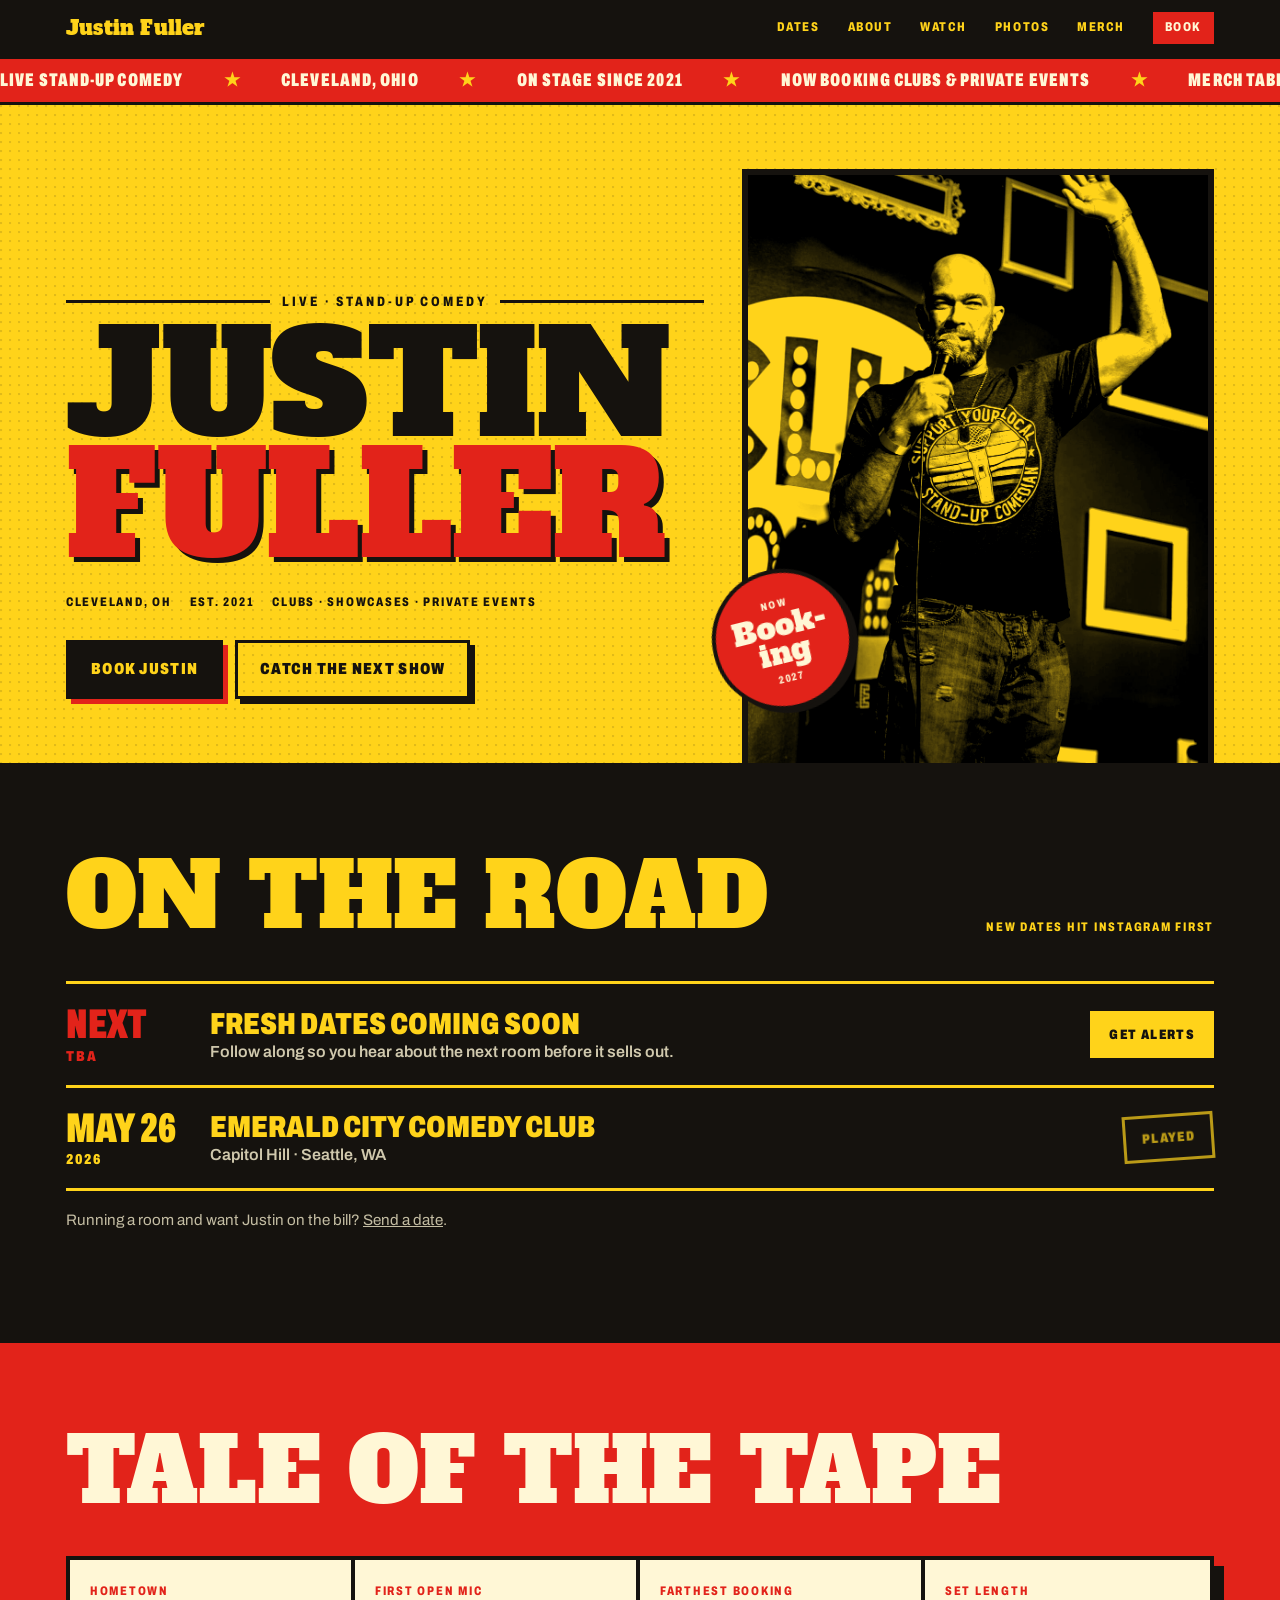
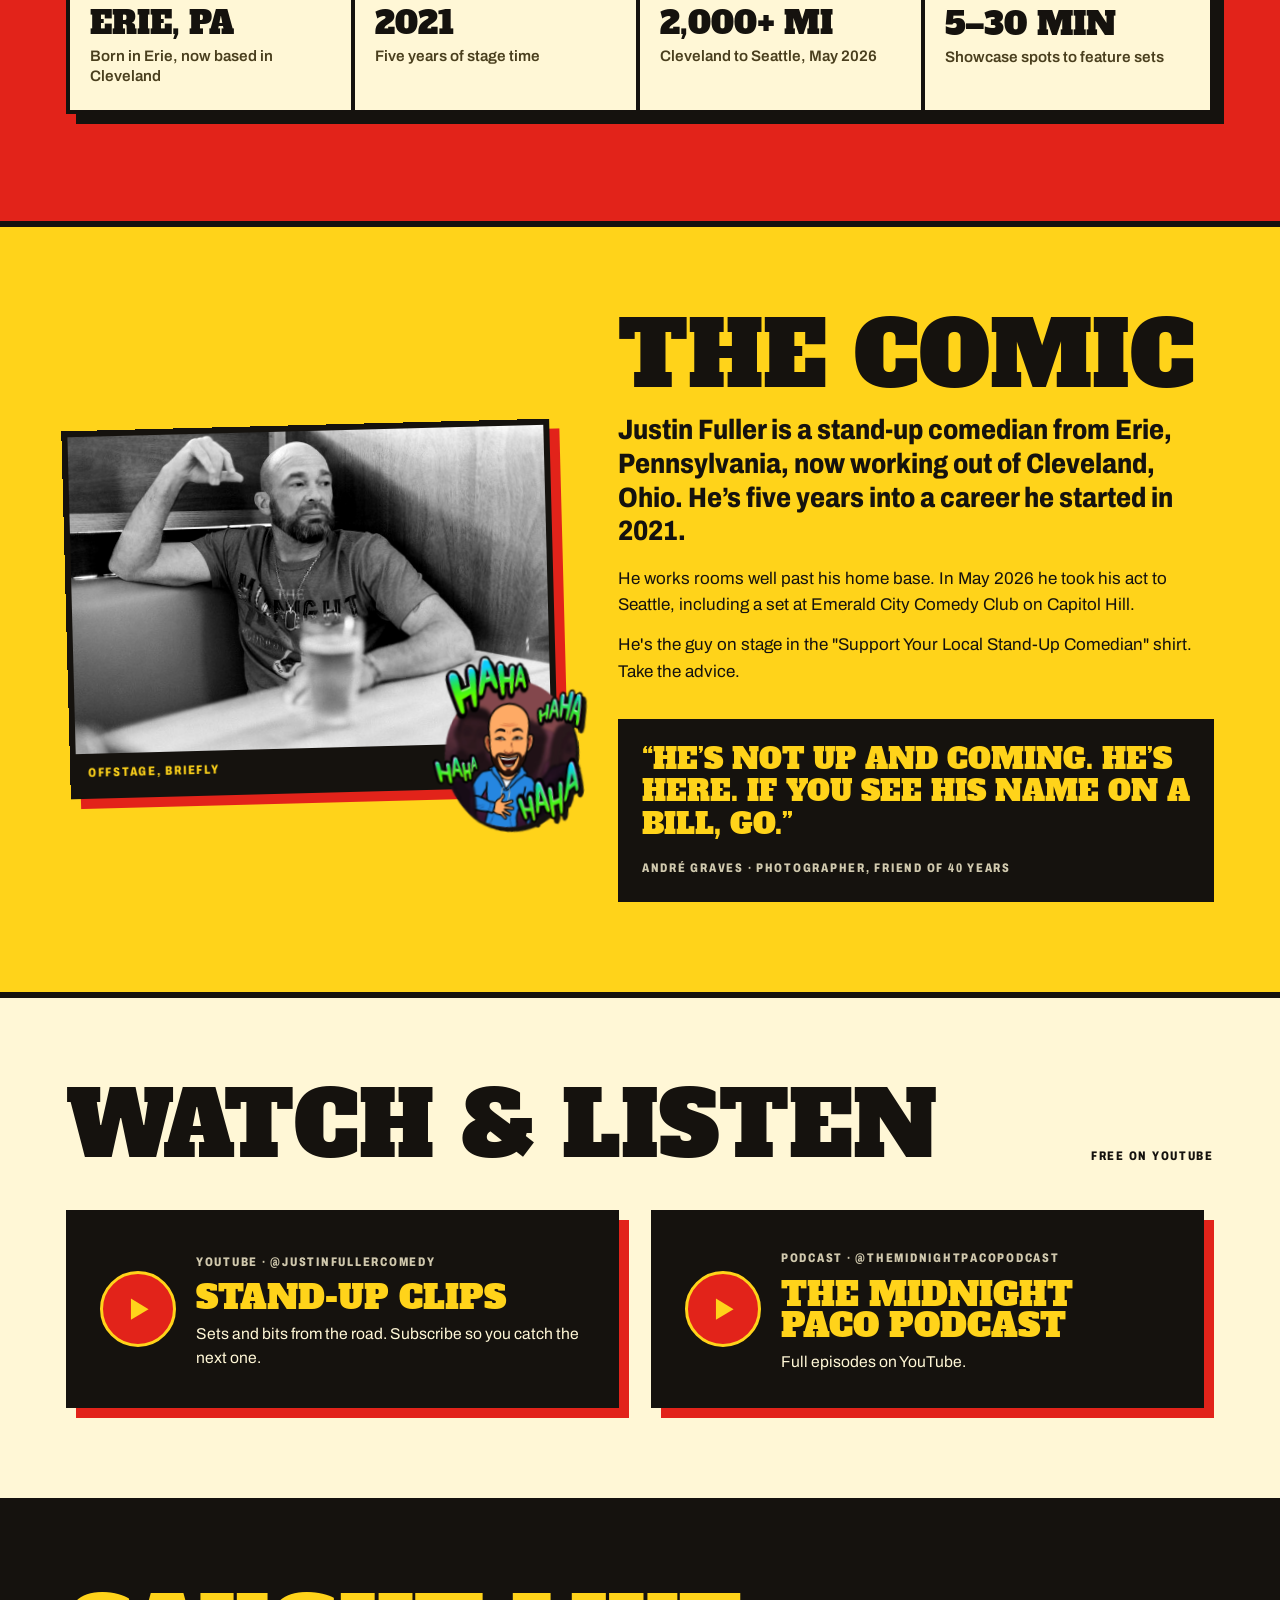
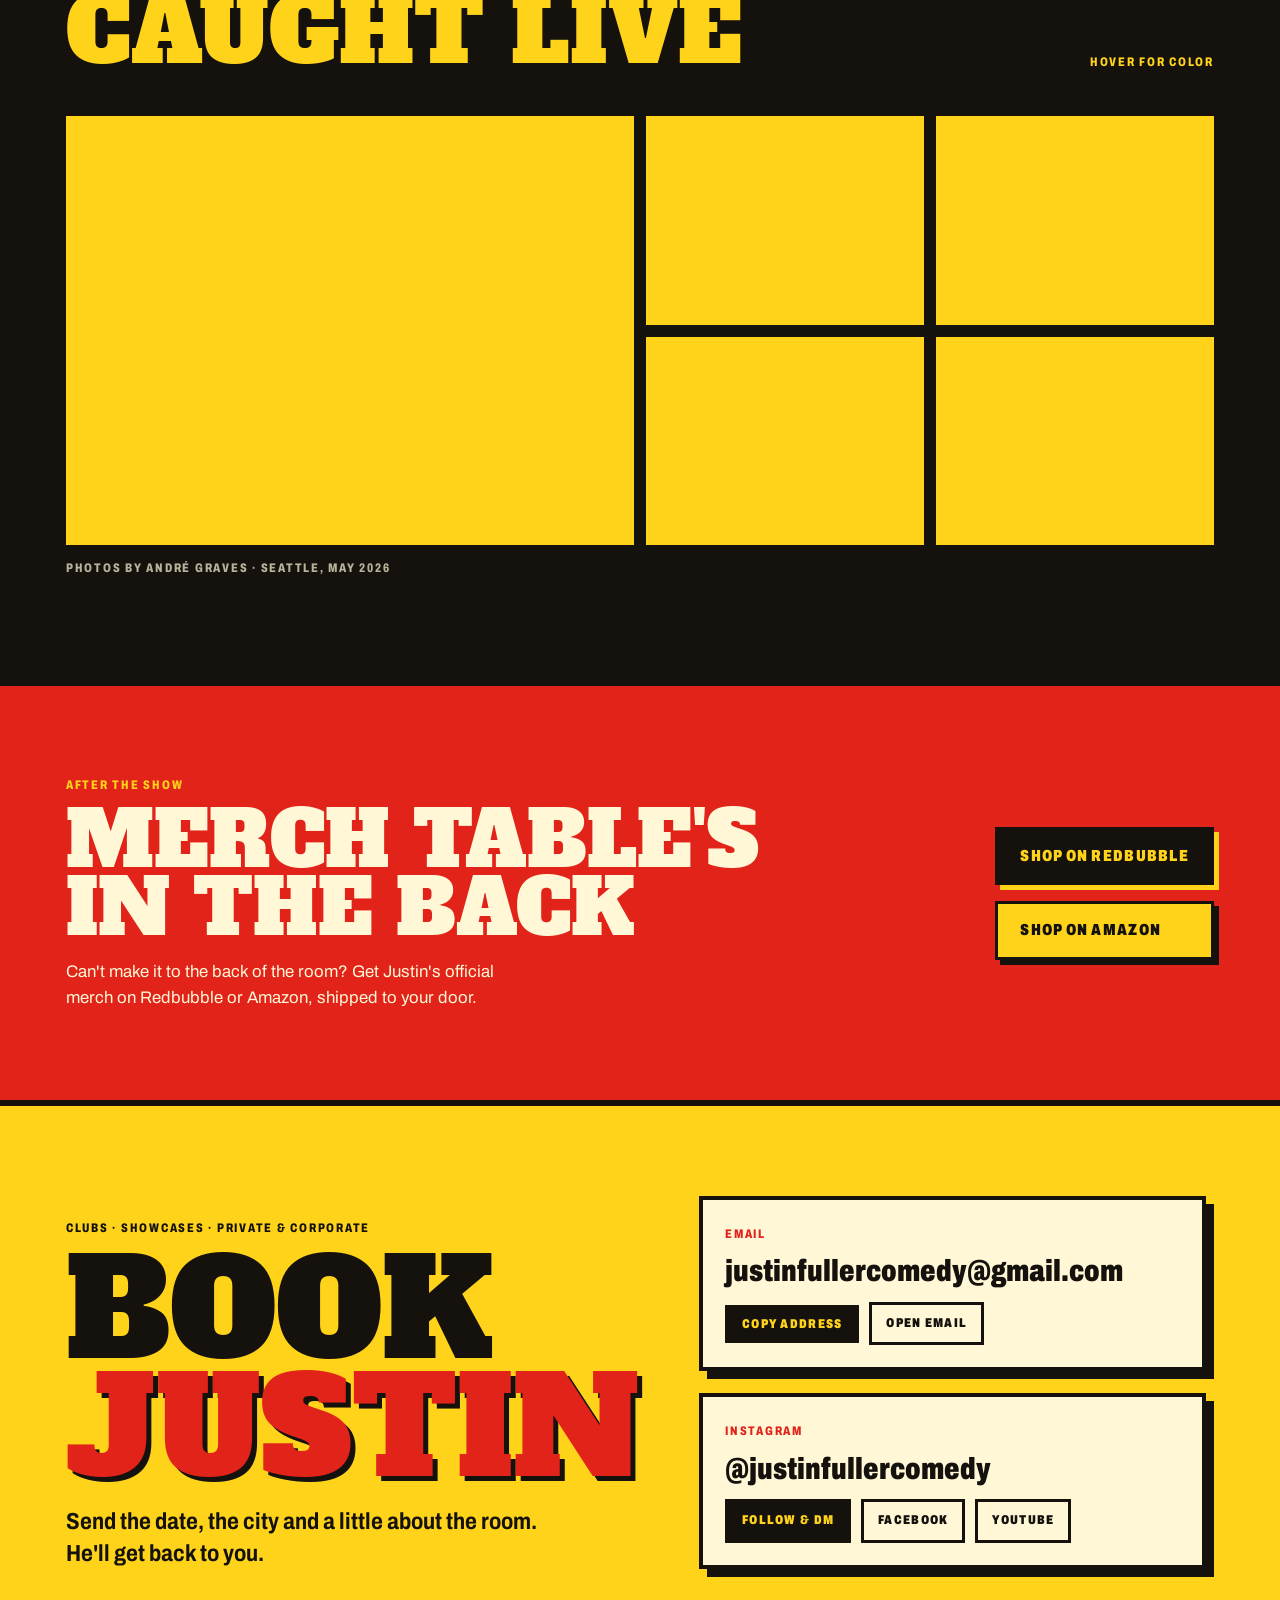
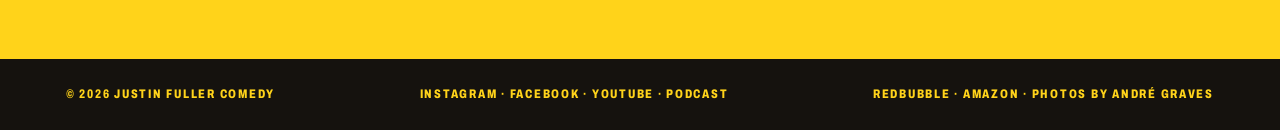
<file: index.html>
<!doctype html>
<html lang="en">
<head>
<meta charset="utf-8">
<meta name="viewport" content="width=device-width, initial-scale=1, viewport-fit=cover">
<title>Justin Fuller | Stand-Up Comedian</title>
<meta name="description" content="Justin Fuller is a stand-up comedian from Erie, PA, based in Cleveland, OH. Dates, clips, the Midnight Paco Podcast, merch and booking.">
<meta property="og:type" content="website">
<meta property="og:title" content="Justin Fuller | Stand-Up Comedian">
<meta property="og:description" content="Justin Fuller is a stand-up comedian from Erie, PA, based in Cleveland, OH. Dates, clips, the Midnight Paco Podcast, merch and booking.">
<meta property="og:image" content="https://andreograves.github.io/justinfullercomedy/images/hero.jpg">
<meta name="twitter:card" content="summary_large_image">
<meta name="theme-color" content="#15120e">
<link rel="icon" href="favicon.svg" type="image/svg+xml">
<link rel="icon" href="favicon-32.png" sizes="32x32" type="image/png">
<link rel="apple-touch-icon" href="apple-touch-icon.png">
<link rel="preconnect" href="https://fonts.googleapis.com">
<link rel="preconnect" href="https://fonts.gstatic.com" crossorigin>
<link rel="stylesheet" href="https://fonts.googleapis.com/css2?family=Alfa+Slab+One&family=Archivo:ital,wdth,wght@0,62..125,400..900;1,62..125,400..900&display=swap">
<style>
/* Layout: a printed tour poster. Bands of solid ink stacked like a bill: yellow headline sheet, black dates, red stat card, yellow bio, black photos, yellow booking. */
:root {
  --yellow: #ffd31a;
  --red: #e2231a;
  --ink: #15120e;
  --paper: #fff7d6;
  --ink-soft: #4a3f1e;
  --slab: "Alfa Slab One", "Rockwell Extra Bold", "Rockwell", Georgia, serif;
  --grot: "Archivo", "Arial Narrow", "Helvetica Neue", Arial, sans-serif;
  color-scheme: light;
}
* { box-sizing: border-box; }
html { scroll-behavior: smooth; }
body {
  background: var(--yellow);
  color: var(--ink);
  font-family: var(--grot);
  font-size: 17px;
  line-height: 1.55;
  -webkit-font-smoothing: antialiased;
  overflow-x: hidden;
  margin: 0;
}
body::before { content: ""; position: fixed; inset: 0 0 auto; height: env(safe-area-inset-top, 0px); z-index: 30; background: var(--ink); }
img { display: block; max-width: 100%; height: auto; }
a { color: inherit; }
:focus-visible { outline: 3px solid var(--red); outline-offset: 3px; }

.inner {
  max-width: 1180px;
  margin: 0 auto;
  padding-left: max(16px, env(safe-area-inset-left, 0px));
  padding-right: max(16px, env(safe-area-inset-right, 0px));
}
.cond { font-stretch: 62%; font-weight: 900; text-transform: uppercase; letter-spacing: 0.01em; }
.label { font-stretch: 75%; font-weight: 800; text-transform: uppercase; letter-spacing: 0.14em; font-size: 0.78rem; }

/* ---------- top bar ---------- */
.bar {
  position: sticky; top: env(safe-area-inset-top, 0px); z-index: 20;
  background: var(--ink); color: var(--yellow);
}
.bar .inner { display: flex; align-items: center; justify-content: space-between; gap: 16px; height: 56px; }
.bar .mark { font-family: var(--slab); font-size: 1.25rem; text-decoration: none; letter-spacing: 0.01em; white-space: nowrap; }
.bar nav { display: flex; align-items: center; gap: clamp(12px, 2.4vw, 28px); }
.bar nav a { text-decoration: none; font-stretch: 75%; font-weight: 800; text-transform: uppercase; letter-spacing: 0.12em; font-size: 0.8rem; }
.bar nav a:hover { color: var(--paper); }
.bar nav a.cta { background: var(--red); color: var(--paper); padding: 6px 12px; }
@media (max-width: 620px) { .bar nav a:not(.cta):not(.keep) { display: none; } }

/* ---------- ticker ---------- */
.ticker { background: var(--red); color: var(--paper); overflow: hidden; border-block: 3px solid var(--ink); }
.ticker-track { display: flex; width: max-content; animation: tick 38s linear infinite; }
.ticker span { font-stretch: 62%; font-weight: 900; text-transform: uppercase; font-size: 1.15rem; letter-spacing: 0.06em; padding-block: 7px; white-space: nowrap; padding-right: 2.2em; }
.ticker span::after { content: "\2605"; margin-left: 2.2em; color: var(--yellow); }
@keyframes tick { to { transform: translateX(-50%); } }

/* ---------- hero poster ---------- */
.hero {
  position: relative;
  background:
    radial-gradient(circle at 1px 1px, rgba(21,18,14,0.13) 1.2px, transparent 1.6px) 0 0 / 9px 9px,
    var(--yellow);
  border-bottom: 6px solid var(--ink);
}
.hero .inner {
  display: grid;
  grid-template-columns: minmax(0, 1.15fr) minmax(0, 0.85fr);
  align-items: end;
  gap: clamp(16px, 3vw, 40px);
  padding-top: clamp(28px, 5vw, 64px);
}
.billing { padding-bottom: clamp(28px, 5vw, 64px); min-width: 0; container-type: inline-size; }
.billing .presents { display: flex; align-items: center; gap: 12px; margin: 0 0 14px; }
.billing .presents::before, .billing .presents::after { content: ""; height: 3px; background: var(--ink); flex: 1; }
.billing .presents { font-stretch: 75%; font-weight: 800; letter-spacing: 0.22em; text-transform: uppercase; font-size: 0.85rem; }
h1.name {
  font-family: var(--slab);
  font-weight: 400;
  font-size: clamp(3.4rem, 22.5cqi, 10.5rem);
  line-height: 0.84;
  letter-spacing: -0.01em;
  margin: 0;
  text-transform: uppercase;
}
h1.name span { display: block; }
h1.name .last { color: var(--red); -webkit-text-stroke: 0; text-shadow: 5px 5px 0 var(--ink); }
.tagline {
  margin: clamp(18px, 3cqi, 28px) 0 0;
  font-size: clamp(1.5rem, 6.4cqi, 2.7rem);
  line-height: 0.98;
}
.tagline em { font-style: normal; display: block; }
.tagline em:nth-child(2) { color: var(--red); }
.where { margin: clamp(20px, 4cqi, 32px) 0 0; display: flex; flex-wrap: wrap; gap: 6px 18px; }
.btns { display: flex; flex-wrap: wrap; gap: 12px; margin-top: 28px; }
.btn {
  display: inline-block; text-decoration: none;
  font-stretch: 75%; font-weight: 900; text-transform: uppercase; letter-spacing: 0.08em; font-size: 1rem;
  padding: 14px 22px; border: 3px solid var(--ink);
  background: var(--ink); color: var(--yellow);
  box-shadow: 5px 5px 0 var(--red);
  transition: transform .12s ease, box-shadow .12s ease;
}
.btn:hover { transform: translate(-2px, -2px); box-shadow: 7px 7px 0 var(--red); }
.btn.alt { background: transparent; color: var(--ink); box-shadow: 5px 5px 0 var(--ink); }
.btn.alt:hover { box-shadow: 7px 7px 0 var(--ink); }

.portrait { position: relative; align-self: end; min-width: 0; }
.portrait .photo {
  background: var(--yellow);
  border: 6px solid var(--ink);
  border-bottom: 0;
  overflow: hidden;
}
.portrait img { mix-blend-mode: multiply; width: 100%; aspect-ratio: 5 / 6.4; object-fit: cover; object-position: 50% 12%; filter: contrast(1.08); }
.stamp {
  position: absolute; left: -30px; bottom: 9%; z-index: 2;
  width: clamp(104px, 11vw, 144px); aspect-ratio: 1;
  border-radius: 50%;
  background: var(--red); color: var(--paper);
  border: 4px solid var(--ink);
  display: grid; place-content: center; text-align: center;
  transform: rotate(-14deg);
  box-shadow: 4px 4px 0 var(--ink);
}
.stamp b { display: block; font-family: var(--slab); font-weight: 400; font-size: clamp(1.4rem, 2.4vw, 1.9rem); line-height: 0.9; }
.stamp small { display: block; font-stretch: 75%; font-weight: 800; letter-spacing: 0.16em; text-transform: uppercase; font-size: 0.66rem; margin-top: 4px; }

@media (max-width: 820px) {
  .hero .inner { grid-template-columns: 1fr; }
  .billing { padding-bottom: 4px; }
  .portrait { max-width: 480px; margin-left: auto; margin-right: auto; width: 100%; }
  .stamp { left: 14px; bottom: 14px; width: 96px; border-width: 3px; }
  .stamp b { font-size: 1.25rem; }
}
@media (max-width: 520px) {
  .btns { flex-direction: column; gap: 14px; }
  .btn { text-align: center; }
}

/* ---------- section scaffolding ---------- */
section { scroll-margin-top: 60px; }
.band { padding-block: clamp(52px, 7vw, 96px); }
.band-ink { background: var(--ink); color: var(--yellow); }
.band-red { background: var(--red); color: var(--paper); border-block: 6px solid var(--ink); }
.band-yellow { background: var(--yellow); }
.head { display: flex; align-items: flex-end; justify-content: space-between; flex-wrap: wrap; gap: 8px 24px; margin-bottom: clamp(24px, 4vw, 44px); }
h2 { font-family: var(--slab); font-weight: 400; text-transform: uppercase; font-size: clamp(2.6rem, 8vw, 5.6rem); line-height: 0.88; margin: 0; text-wrap: balance; }

/* ---------- dates ---------- */
.dates { list-style: none; margin: 0; padding: 0; border-top: 3px solid var(--yellow); }
.date {
  display: grid; grid-template-columns: 120px minmax(0, 1fr) auto; align-items: center; gap: 12px 24px;
  padding-block: 22px; border-bottom: 3px solid var(--yellow);
}
.date .when { font-stretch: 62%; font-weight: 900; text-transform: uppercase; line-height: 0.9; font-size: 2.6rem; font-variant-numeric: tabular-nums; }
.date .when small { display: block; font-size: 0.9rem; letter-spacing: 0.14em; font-stretch: 75%; margin-top: 6px; }
.date .room { font-stretch: 75%; font-weight: 900; text-transform: uppercase; font-size: clamp(1.25rem, 3vw, 1.9rem); line-height: 1.05; min-width: 0; }
.date .room small { display: block; font-weight: 600; font-stretch: 100%; text-transform: none; font-size: 1rem; color: var(--paper); opacity: .8; margin-top: 4px; }
.pill { font-stretch: 75%; font-weight: 900; text-transform: uppercase; letter-spacing: 0.1em; font-size: 0.85rem; padding: 10px 16px; border: 3px solid var(--yellow); text-decoration: none; white-space: nowrap; }
.pill.go { background: var(--yellow); color: var(--ink); }
.pill.go:hover { background: var(--paper); border-color: var(--paper); }
.pill.done { color: var(--yellow); opacity: .7; transform: rotate(-4deg); }
.date.next .when { color: var(--red); }
@media (max-width: 600px) {
  .date { grid-template-columns: 1fr; gap: 10px; padding-block: 20px; }
  .date .pill { justify-self: start; }
  .date .when { font-size: 2rem; }
  .date .when small { display: inline; margin-left: 8px; }
}
.note { margin-top: 18px; color: var(--paper); opacity: .75; font-size: 0.95rem; }

/* ---------- tale of the tape ---------- */
.tape { display: grid; grid-template-columns: repeat(4, minmax(0, 1fr)); border: 4px solid var(--ink); background: var(--paper); color: var(--ink); box-shadow: 10px 10px 0 var(--ink); }
.tape div { padding: 22px 20px 24px; border-right: 4px solid var(--ink); min-width: 0; container-type: inline-size; }
.tape div:last-child { border-right: 0; }
.tape dt { color: var(--red); }
.tape dd { margin: 8px 0 0; font-family: var(--slab); font-size: clamp(1.4rem, 13cqi, 3rem); line-height: 0.95; text-transform: uppercase; }
.tape dd small { display: block; font-family: var(--grot); font-size: 0.95rem; line-height: 1.3; text-transform: none; color: var(--ink-soft); margin-top: 8px; font-weight: 600; }
@media (max-width: 860px) {
  .tape { grid-template-columns: repeat(2, minmax(0, 1fr)); }
  .tape div:nth-child(2) { border-right: 0; }
  .tape div:nth-child(-n+2) { border-bottom: 4px solid var(--ink); }
}
@media (max-width: 560px) {
  .tape { grid-template-columns: 1fr; box-shadow: 6px 6px 0 var(--ink); }
  .tape div { border-right: 0; border-bottom: 4px solid var(--ink); padding: 16px 18px 18px; }
  .tape div:last-child { border-bottom: 0; }
  .weapons { margin-top: 28px; }
}
.weapons { display: flex; flex-wrap: wrap; gap: 10px 14px; margin-top: 36px; align-items: center; }
.weapons span { font-stretch: 62%; font-weight: 900; text-transform: uppercase; font-size: clamp(1.6rem, 4.5vw, 2.8rem); line-height: 1; background: var(--ink); color: var(--yellow); padding: 6px 14px 4px; }
.weapons span:nth-child(odd) { transform: rotate(-1.5deg); }
.weapons span:nth-child(even) { transform: rotate(1.2deg); background: var(--yellow); color: var(--ink); border: 3px solid var(--ink); }
.weapons .label { color: var(--paper); margin-right: 6px; }

/* ---------- about ---------- */
.about { display: grid; grid-template-columns: minmax(0, 0.9fr) minmax(0, 1.1fr); gap: clamp(32px, 5vw, 64px); align-items: center; }
.about figure { margin: 0; border: 6px solid var(--ink); background: var(--ink); transform: rotate(-1.5deg); box-shadow: 10px 10px 0 var(--red); }
.about figure img { filter: grayscale(1) contrast(1.1); width: 100%; }
.about figcaption { color: var(--yellow); padding: 10px 12px; }
.about figure { position: relative; }
.about figure img.sticker { position: absolute; right: -34px; bottom: -46px; width: clamp(104px, 12vw, 150px); transform: rotate(9deg); filter: drop-shadow(4px 4px 0 var(--ink)); pointer-events: none; }
@media (max-width: 820px) { .about figure { margin-bottom: 24px; } .about figure img.sticker { right: -8px; bottom: -36px; width: 108px; } }
.about .copy { min-width: 0; max-width: 62ch; }
.about .lede { font-stretch: 85%; font-weight: 800; font-size: clamp(1.35rem, 2.6vw, 1.75rem); line-height: 1.2; margin: 18px 0 18px; }
.about p { margin: 0 0 14px; }
blockquote.pull { margin: 34px 0 0; padding: 24px 24px 22px; background: var(--ink); color: var(--yellow); position: relative; }
blockquote.pull p { font-family: var(--slab); font-size: clamp(1.35rem, 2.6vw, 1.8rem); line-height: 1.12; text-transform: uppercase; margin: 0 0 14px; }
blockquote.pull cite { font-style: normal; color: var(--paper); opacity: .8; }
@media (max-width: 820px) { .about { grid-template-columns: 1fr; } .about figure { max-width: 520px; margin-right: 10px; box-shadow: 8px 8px 0 var(--red); } blockquote.pull { margin-top: 26px; padding: 20px 18px; } }

/* ---------- photos ---------- */
.grid { display: grid; grid-template-columns: repeat(4, minmax(0, 1fr)); gap: clamp(8px, 1vw, 12px); }
.grid a { display: block; overflow: hidden; border: 3px solid var(--yellow); background: var(--yellow); }
.grid img { width: 100%; height: 100%; object-fit: cover; filter: grayscale(1) contrast(1.15); mix-blend-mode: multiply; transition: filter .25s ease, transform .4s ease; }
.grid a:hover img, .grid a:focus-visible img { filter: none; mix-blend-mode: normal; transform: scale(1.04); }
.grid a { position: relative; }
.grid .g1 { grid-column: span 2; grid-row: span 2; }
.grid .g1 img { position: absolute; inset: 0; object-position: 50% 30%; }
.grid .g2, .grid .g3, .grid .g4, .grid .g5 { aspect-ratio: 4 / 3; }
@media (max-width: 760px) {
  .grid { grid-template-columns: repeat(2, minmax(0, 1fr)); }
  .grid .g1 { grid-column: span 2; grid-row: auto; aspect-ratio: 4 / 5; }
  .grid .g2, .grid .g3, .grid .g4, .grid .g5 { aspect-ratio: 1; }
}
.hint-touch { display: none; }
@media (hover: none) { .hint-hover { display: none; } .hint-touch { display: inline; } }
.credit { margin-top: 14px; color: var(--paper); opacity: .7; }

/* ---------- watch ---------- */
.band-paper { background: var(--paper); border-block: 6px solid var(--ink); }
.reels { display: grid; grid-template-columns: repeat(2, minmax(0, 1fr)); gap: clamp(20px, 3vw, 32px); margin-right: 10px; }
.reel { display: grid; grid-template-columns: auto minmax(0, 1fr); gap: 20px; align-items: center; background: var(--ink); color: var(--yellow); padding: clamp(20px, 3vw, 30px); text-decoration: none; border: 4px solid var(--ink); box-shadow: 10px 10px 0 var(--red); transition: transform .12s ease, box-shadow .12s ease; }
.reel:hover { transform: translate(-3px, -3px); box-shadow: 13px 13px 0 var(--red); }
.reel .play { width: clamp(56px, 6vw, 76px); aspect-ratio: 1; border-radius: 50%; background: var(--red); border: 3px solid var(--yellow); display: grid; place-items: center; }
.reel .play::before { content: ""; width: 36%; aspect-ratio: 1; background: var(--yellow); clip-path: polygon(22% 8%, 22% 92%, 92% 50%); }
.reel .txt { min-width: 0; }
.reel .label { color: var(--paper); opacity: .8; overflow-wrap: anywhere; }
.reel h3 { font-family: var(--slab); font-weight: 400; text-transform: uppercase; font-size: clamp(1.5rem, 2.6vw, 2.2rem); line-height: 0.95; margin: 8px 0 8px; text-wrap: balance; }
.reel p { margin: 0; color: var(--paper); font-size: 0.98rem; }
@media (max-width: 760px) { .reels { grid-template-columns: 1fr; } .reel { box-shadow: 7px 7px 0 var(--red); } }

/* ---------- merch ---------- */
.merch .inner { display: grid; grid-template-columns: minmax(0, 1fr) auto; align-items: center; gap: 28px clamp(32px, 5vw, 72px); }
.merch .copy { min-width: 0; }
.merch .copy > .label { display: block; margin-bottom: 12px; color: var(--yellow); }
.merch h2 { font-size: clamp(2.4rem, 6.4vw, 4.8rem); }
.merch p { margin: 16px 0 0; max-width: 46ch; font-size: 1.05rem; }
.merch .btn { box-shadow: 5px 5px 0 var(--yellow); white-space: nowrap; }
.merch .btn:hover { box-shadow: 7px 7px 0 var(--yellow); }
.merch .btn.alt { background: var(--yellow); color: var(--ink); box-shadow: 5px 5px 0 var(--ink); }
.merch .btn.alt:hover { box-shadow: 7px 7px 0 var(--ink); }
.shops { display: flex; flex-direction: column; gap: 16px; }
@media (max-width: 760px) { .merch .inner { grid-template-columns: 1fr; } .shops { flex-direction: row; flex-wrap: wrap; } .merch .btn { text-align: center; } }
@media (max-width: 520px) { .shops { flex-direction: column; } }

/* ---------- booking ---------- */
.book .inner { display: grid; grid-template-columns: minmax(0, 1.05fr) minmax(0, 0.95fr); gap: 28px clamp(32px, 5vw, 72px); align-items: end; }
.book .pitch { min-width: 0; }
.book .pitch > .label { display: block; margin-bottom: 14px; }
@media (max-width: 960px) { .book .inner { grid-template-columns: 1fr; } }
.book h2 { font-size: clamp(3.4rem, 10.5vw, 8.5rem); }
.book h2 .r { color: var(--red); text-shadow: 5px 5px 0 var(--ink); }
.book .sub { font-stretch: 85%; font-weight: 700; font-size: clamp(1.15rem, 2.2vw, 1.45rem); line-height: 1.35; max-width: 40ch; margin: 18px 0 0; }
.contacts { display: grid; grid-template-columns: 1fr; gap: 22px; margin-right: 8px; min-width: 0; }
.contact { border: 4px solid var(--ink); background: var(--paper); padding: 20px 22px 22px; box-shadow: 8px 8px 0 var(--ink); min-width: 0; }
.contact .label { color: var(--red); }
.contact .big { display: block; font-stretch: 75%; font-weight: 900; font-size: clamp(1.2rem, 3.2vw, 1.9rem); line-height: 1.1; margin: 8px 0 14px; overflow-wrap: anywhere; user-select: all; text-decoration: none; }
.contact .row { display: flex; flex-wrap: wrap; gap: 10px; align-items: center; }
.mini { font-family: var(--grot); font-stretch: 75%; font-weight: 900; text-transform: uppercase; letter-spacing: 0.1em; font-size: 0.8rem; padding: 9px 14px; border: 3px solid var(--ink); background: var(--ink); color: var(--yellow); cursor: pointer; text-decoration: none; }
.mini.ghost { background: transparent; color: var(--ink); }
.mini:hover { background: var(--red); border-color: var(--red); color: var(--paper); }
.copied { font-weight: 700; font-size: 0.9rem; color: var(--ink-soft); }
@media (min-width: 680px) and (max-width: 960px) { .contacts { grid-template-columns: repeat(2, minmax(0, 1fr)); } }
@media (max-width: 520px) { .contact { padding: 18px; box-shadow: 6px 6px 0 var(--ink); } }

footer { background: var(--ink); color: var(--yellow); padding-block: 26px; }
footer .inner { display: flex; justify-content: space-between; flex-wrap: wrap; gap: 8px 24px; }
footer a { text-decoration: none; }
footer a:hover { color: var(--paper); }

/* ---------- load moment: the name slams in ---------- */
@media (prefers-reduced-motion: no-preference) {
  h1.name .first { animation: slam .5s cubic-bezier(.2,1.6,.4,1) both; }
  h1.name .last { animation: slam .5s .12s cubic-bezier(.2,1.6,.4,1) both; }
  .stamp { animation: stamp .45s .45s cubic-bezier(.2,1.8,.4,1) both; }
}
@media (prefers-reduced-motion: reduce) { .ticker-track { animation: none; } html { scroll-behavior: auto; } }
@keyframes slam { from { transform: scale(1.18) translateY(-6px); } to { transform: none; } }
@keyframes stamp { from { transform: rotate(-14deg) scale(1.5); } to { transform: rotate(-14deg) scale(1); } }
</style>
</head>
<body>

<header class="bar">
  <div class="inner">
    <a class="mark" href="#top">Justin Fuller</a>
    <nav aria-label="Sections">
      <a href="#dates">Dates</a>
      <a href="#about">About</a>
      <a href="#watch">Watch</a>
      <a href="#photos">Photos</a>
      <a class="keep" href="#merch">Merch</a>
      <a class="cta" href="#booking">Book</a>
    </nav>
  </div>
</header>

<div class="ticker" aria-hidden="true">
  <div class="ticker-track">
    <span>Live stand-up comedy</span><span>Cleveland, Ohio</span><span>On stage since 2021</span><span>Now booking clubs &amp; private events</span><span>Merch table's in the back</span><span>Support your local stand-up comedian</span>
    <span>Live stand-up comedy</span><span>Cleveland, Ohio</span><span>On stage since 2021</span><span>Now booking clubs &amp; private events</span><span>Merch table's in the back</span><span>Support your local stand-up comedian</span>
  </div>
</div>

<main id="top">
  <section class="hero" aria-label="Justin Fuller">
    <div class="inner">
      <div class="billing">
        <p class="presents">Live &middot; Stand-up comedy</p>
        <h1 class="name"><span class="first">Justin</span><span class="last">Fuller</span></h1>
        <div class="where label"><span>Cleveland, OH</span><span>Est. 2021</span><span>Clubs &middot; Showcases &middot; Private events</span></div>
        <div class="btns">
          <a class="btn" href="#booking">Book Justin</a>
          <a class="btn alt" href="https://www.instagram.com/justinfullercomedy/" target="_blank" rel="noopener">Catch the next show</a>
        </div>
      </div>
      <div class="portrait">
        <div class="stamp" aria-hidden="true"><div><small>Now</small><b>Book&shy;ing</b><small>2027</small></div></div>
        <div class="photo"><img src="images/hero-poster.jpg" alt="Justin Fuller on stage, mic in one hand, other arm raised to the crowd, wearing a Support Your Local Stand-Up Comedian shirt" width="1000" height="1400" fetchpriority="high"></div>
      </div>
    </div>
  </section>

  <section class="band band-ink" id="dates">
    <div class="inner">
      <div class="head">
        <h2>On the road</h2>
        <span class="label">New dates hit Instagram first</span>
      </div>
      <ul class="dates">
        <li class="date next">
          <div class="when">Next<small>TBA</small></div>
          <div class="room">Fresh dates coming soon<small>Follow along so you hear about the next room before it sells out.</small></div>
          <a class="pill go" href="https://www.instagram.com/justinfullercomedy/" target="_blank" rel="noopener">Get alerts</a>
        </li>
        <li class="date">
          <div class="when">May 26<small>2026</small></div>
          <div class="room">Emerald City Comedy Club<small>Capitol Hill &middot; Seattle, WA</small></div>
          <span class="pill done">Played</span>
        </li>
      </ul>
      <p class="note">Running a room and want Justin on the bill? <a href="#booking">Send a date</a>.</p>
    </div>
  </section>

  <section class="band band-red" aria-labelledby="tape-h">
    <div class="inner">
      <div class="head">
        <h2 id="tape-h">Tale of the tape</h2>
      </div>
      <dl class="tape">
        <div><dt class="label">Hometown</dt><dd>Erie, PA<small>Born in Erie, now based in Cleveland</small></dd></div>
        <div><dt class="label">First open mic</dt><dd>2021<small>Five years of stage time</small></dd></div>
        <div><dt class="label">Farthest booking</dt><dd>2,000+ mi<small>Cleveland to Seattle, May 2026</small></dd></div>
        <div><dt class="label">Set length</dt><dd>5&ndash;30 min<small>Showcase spots to feature sets</small></dd></div>
      </dl>
    </div>
  </section>

  <section class="band band-yellow" id="about">
    <div class="inner about">
      <figure>
        <img src="images/thumbs/8Q8A0113-2.jpg" alt="Black-and-white portrait of Justin Fuller seated in a booth with a beer" width="800" height="533" loading="lazy">
        <figcaption class="label">Offstage, briefly</figcaption>
        <img class="sticker" src="images/laugh.png" alt="Cartoon of Justin laughing with HAHA lettering around him" width="321" height="360" loading="lazy">
      </figure>
      <div class="copy">
        <h2>The comic</h2>
        <p class="lede">Justin Fuller is a stand-up comedian from Erie, Pennsylvania, now working out of Cleveland, Ohio. He&rsquo;s five years into a career he started in 2021.</p>
        <p>He works rooms well past his home base. In May 2026 he took his act to Seattle, including a set at Emerald City Comedy Club on Capitol Hill.</p>
        <p>He's the guy on stage in the "Support Your Local Stand-Up Comedian" shirt. Take the advice.</p>
        <blockquote class="pull">
          <p>&ldquo;He&rsquo;s not up and coming. He&rsquo;s here. If you see his name on a bill, go.&rdquo;</p>
          <cite class="label">Andr&eacute; Graves &middot; Photographer, friend of 40 years</cite>
        </blockquote>
      </div>
    </div>
  </section>

  <section class="band band-paper" id="watch">
    <div class="inner">
      <div class="head">
        <h2>Watch &amp; listen</h2>
        <span class="label">Free on YouTube</span>
      </div>
      <div class="reels">
        <a class="reel" href="https://www.youtube.com/@justinfullercomedy" target="_blank" rel="noopener">
          <span class="play" aria-hidden="true"></span>
          <span class="txt">
            <span class="label">YouTube &middot; @justinfullercomedy</span>
            <h3>Stand-up clips</h3>
            <p>Sets and bits from the road. Subscribe so you catch the next one.</p>
          </span>
        </a>
        <a class="reel" href="https://www.youtube.com/@themidnightpacopodcast" target="_blank" rel="noopener">
          <span class="play" aria-hidden="true"></span>
          <span class="txt">
            <span class="label">Podcast &middot; @themidnightpacopodcast</span>
            <h3>The Midnight Paco Podcast</h3>
            <p>Full episodes on YouTube.</p>
          </span>
        </a>
      </div>
    </div>
  </section>

  <section class="band band-ink" id="photos">
    <div class="inner">
      <div class="head">
        <h2>Caught live</h2>
        <span class="label hint-hover">Hover for color</span><span class="label hint-touch">Tap to open full size</span>
      </div>
      <div class="grid">
        <a class="g1" href="images/photos/8Q8A0130.jpg" target="_blank" rel="noopener"><img src="images/thumbs/8Q8A0130.jpg" alt="Justin Fuller arms spread wide on stage" loading="lazy"></a>
        <a class="g2" href="images/photos/8Q8A0098.jpg" target="_blank" rel="noopener"><img src="images/thumbs/8Q8A0098.jpg" alt="Justin Fuller at the mic beside the Emerald City Comedy Club sign" loading="lazy"></a>
        <a class="g3" href="images/photos/8Q8A0142.jpg" target="_blank" rel="noopener"><img src="images/thumbs/8Q8A0142.jpg" alt="Justin Fuller gesturing mid-joke" loading="lazy"></a>
        <a class="g4" href="images/photos/8Q8A0105.jpg" target="_blank" rel="noopener"><img src="images/thumbs/8Q8A0105.jpg" alt="Justin Fuller raising an arm under stage lights" loading="lazy"></a>
        <a class="g5" href="images/photos/8Q8A0124.jpg" target="_blank" rel="noopener"><img src="images/thumbs/8Q8A0124.jpg" alt="Justin Fuller in front of a wall of empty frames" loading="lazy"></a>
      </div>
      <p class="credit label">Photos by Andr&eacute; Graves &middot; Seattle, May 2026</p>
    </div>
  </section>

  <section class="band band-red merch" id="merch">
    <div class="inner">
      <div class="copy">
        <span class="label">After the show</span>
        <h2>Merch table's in the back</h2>
        <p>Can't make it to the back of the room? Get Justin's official merch on Redbubble or Amazon, shipped to your door.</p>
      </div>
      <div class="shops">
        <a class="btn" href="https://www.redbubble.com/shop/ap/78036130?ref=studio-promote" target="_blank" rel="noopener">Shop on Redbubble</a>
        <a class="btn alt" href="https://www.amazon.com/dp/B093GM1RFJ?customId=B078RXQC7K&amp;customizationToken=MC_Assembly_1%23B078RXQC7K&amp;th=1&amp;psc=1" target="_blank" rel="noopener">Shop on Amazon</a>
      </div>
    </div>
  </section>

  <section class="band band-yellow book" id="booking">
    <div class="inner">
      <div class="pitch">
        <span class="label">Clubs &middot; Showcases &middot; Private &amp; corporate</span>
        <h2>Book <span class="r">Justin</span></h2>
        <p class="sub">Send the date, the city and a little about the room. He'll get back to you.</p>
      </div>
      <div class="contacts">
        <div class="contact">
          <span class="label">Email</span>
          <span class="big" id="email">justinfullercomedy@gmail.com</span>
          <div class="row">
            <button class="mini" id="copy-email" type="button">Copy address</button>
            <a class="mini ghost" href="mailto:justinfullercomedy@gmail.com?subject=Booking%20inquiry">Open email</a>
            <span class="copied" id="copied" role="status"></span>
          </div>
        </div>
        <div class="contact">
          <span class="label">Instagram</span>
          <a class="big" href="https://www.instagram.com/justinfullercomedy/" target="_blank" rel="noopener">@justinfullercomedy</a>
          <div class="row">
            <a class="mini" href="https://www.instagram.com/justinfullercomedy/" target="_blank" rel="noopener">Follow &amp; DM</a>
            <a class="mini ghost" href="https://www.facebook.com/justinfullercomedy/" target="_blank" rel="noopener">Facebook</a>
            <a class="mini ghost" href="https://www.youtube.com/@justinfullercomedy" target="_blank" rel="noopener">YouTube</a>
          </div>
        </div>
      </div>
    </div>
  </section>
</main>

<footer>
  <div class="inner label">
    <span>&copy; 2026 Justin Fuller Comedy</span>
    <span><a href="https://www.instagram.com/justinfullercomedy/" target="_blank" rel="noopener">Instagram</a> &middot; <a href="https://www.facebook.com/justinfullercomedy/" target="_blank" rel="noopener">Facebook</a> &middot; <a href="https://www.youtube.com/@justinfullercomedy" target="_blank" rel="noopener">YouTube</a> &middot; <a href="https://www.youtube.com/@themidnightpacopodcast" target="_blank" rel="noopener">Podcast</a></span>
    <span><a href="https://www.redbubble.com/shop/ap/78036130?ref=studio-promote" target="_blank" rel="noopener">Redbubble</a> &middot; <a href="https://www.amazon.com/dp/B093GM1RFJ?customId=B078RXQC7K&amp;customizationToken=MC_Assembly_1%23B078RXQC7K&amp;th=1&amp;psc=1" target="_blank" rel="noopener">Amazon</a> &middot; Photos by Andr&eacute; Graves</span>
  </div>
</footer>

<script>
(function () {
  var btn = document.getElementById('copy-email');
  var out = document.getElementById('copied');
  var addr = 'justinfullercomedy@gmail.com';
  btn.addEventListener('click', function () {
    function fallback() {
      var r = document.createRange();
      r.selectNodeContents(document.getElementById('email'));
      var s = window.getSelection(); s.removeAllRanges(); s.addRange(r);
      out.textContent = 'Selected. Press Ctrl/Cmd+C to copy.';
    }
    try {
      navigator.clipboard.writeText(addr).then(function () { out.textContent = 'Copied'; }, fallback);
    } catch (e) { fallback(); }
  });
})();
</script>
</body>
</html>
</file>
